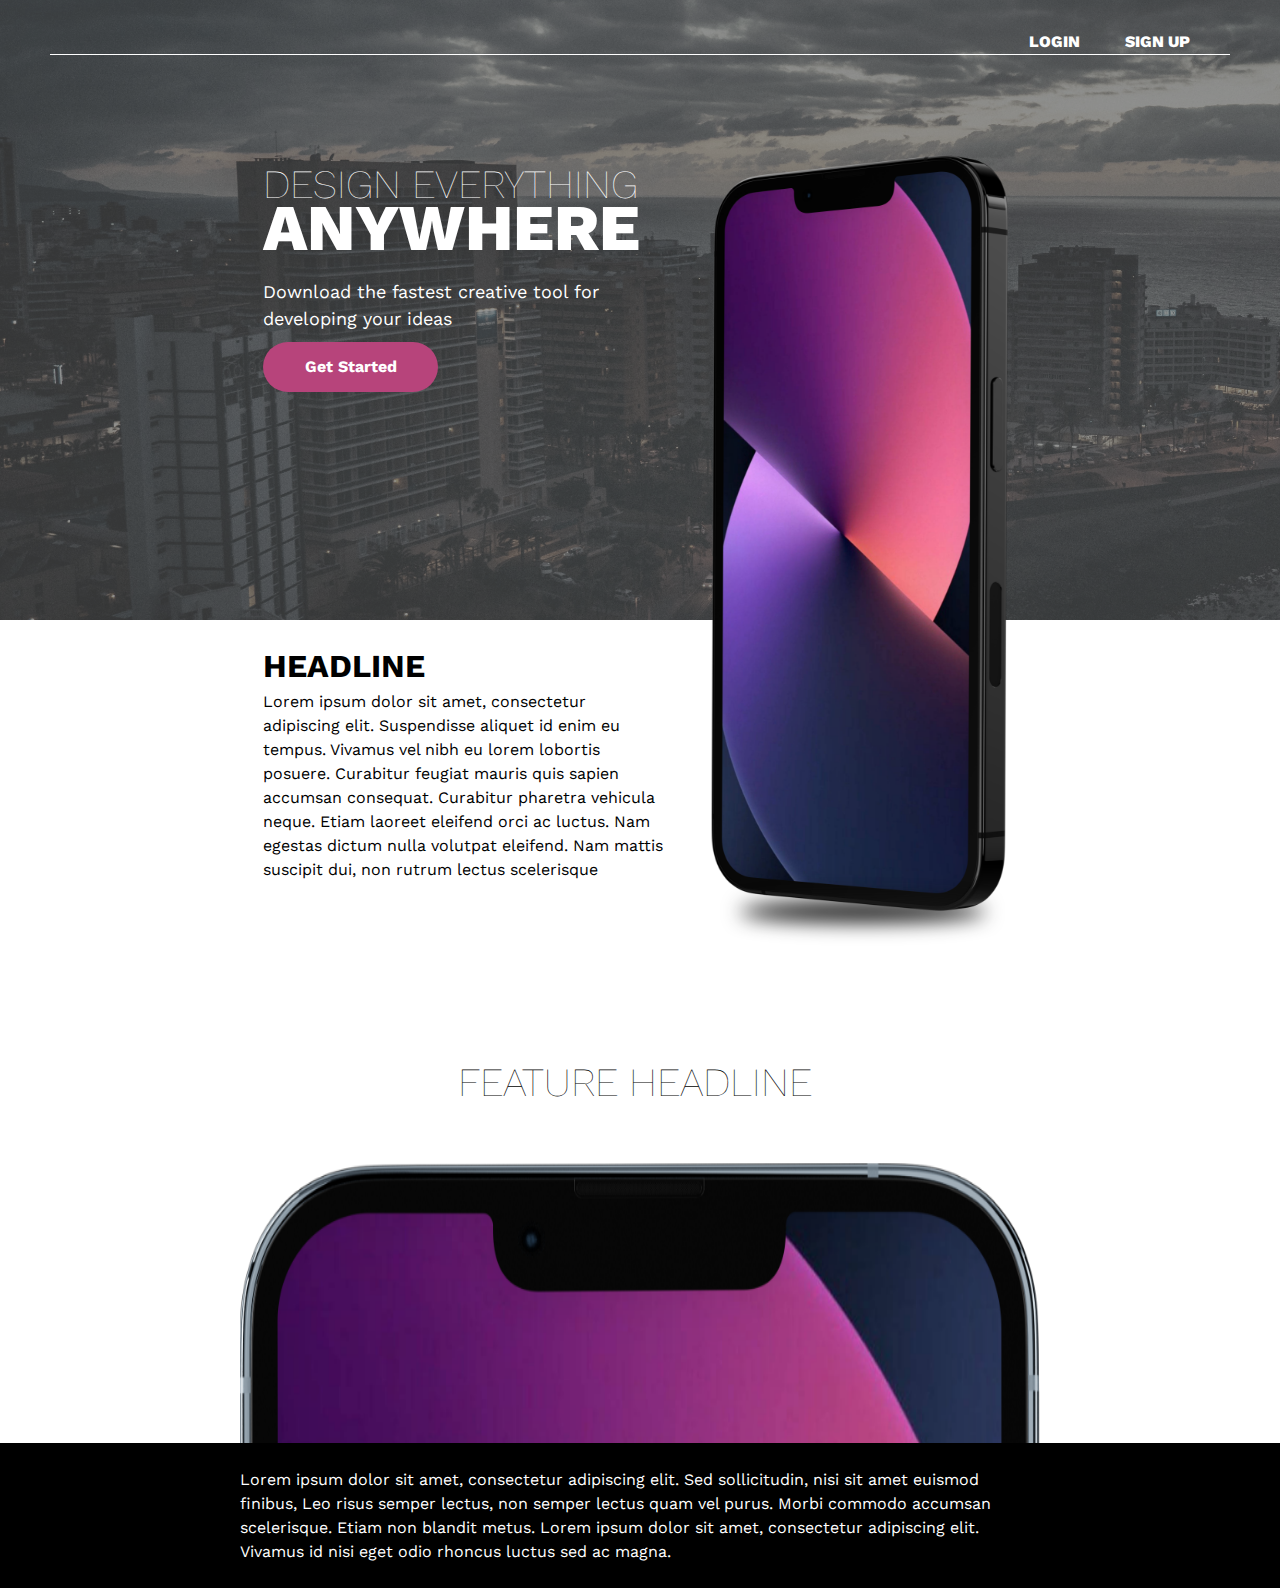
<file: wright_inclass_test/index.html>
<!doctype html>
<html lang="EN">
<head>
<meta charset="utf-8">
<title>Wright Final Test</title>
<link href="css/main.css" rel="stylesheet" type="text/css">
</head>

<body>
<header>
  <nav>
    <ul class="white">
      <li class="bold">Login</li>
      <li class="bold">Sign Up</li>
    </ul>
  </nav>
</header>
<main>
  <section>
    <div class="content">
      <div class="primary-content">
        <h1 class="thin white">Design Everything</h1>
        <h2 class="bold big white">Anywhere&nbsp;</h2>
        <p class="white regular">Download the fastest creative tool 
          for developing your ideas</p>
        <div class="btn">Get Started</div>
      </div>
      <div class="spacer">
        <div class="hero-mobile"><img src="img/hero_shot.png" alt="" width="308" height="798"></div>
      &nbsp;</div>
      <div class="secondary-content">
        <h1>HEADLINE</h1>
        <p>Lorem ipsum dolor sit amet, consectetur adipiscing elit. Suspendisse aliquet id enim eu tempus. Vivamus vel nibh eu lorem lobortis posuere. Curabitur feugiat mauris quis sapien accumsan consequat. Curabitur pharetra vehicula neque. Etiam laoreet eleifend orci ac luctus. Nam egestas dictum nulla volutpat eleifend. Nam mattis suscipit dui, non rutrum lectus scelerisque </p>
        </div>
</div>
    <figure><img src="img/hero_shot.png" alt="" width="308" height="798"> </figure>
</section>
  <section class="feature">
    <h1 class="thin">FEATURE HEADLINE&nbsp;</h1>
<img src="img/feature_lower_c.png" alt=""/> </section>
</main>
<footer>
  <div>
    <p>Lorem ipsum dolor sit amet, consectetur adipiscing elit. Sed sollicitudin, nisi sit amet euismod finibus, Leo risus semper lectus, non semper lectus quam vel purus. Morbi commodo accumsan scelerisque. Etiam non blandit metus. Lorem ipsum dolor sit amet, consectetur adipiscing elit. Vivamus id nisi eget odio rhoncus luctus sed ac magna.</p>
    <p>&nbsp;</p>
  </div>
</footer>
</body>
</html>
</file>
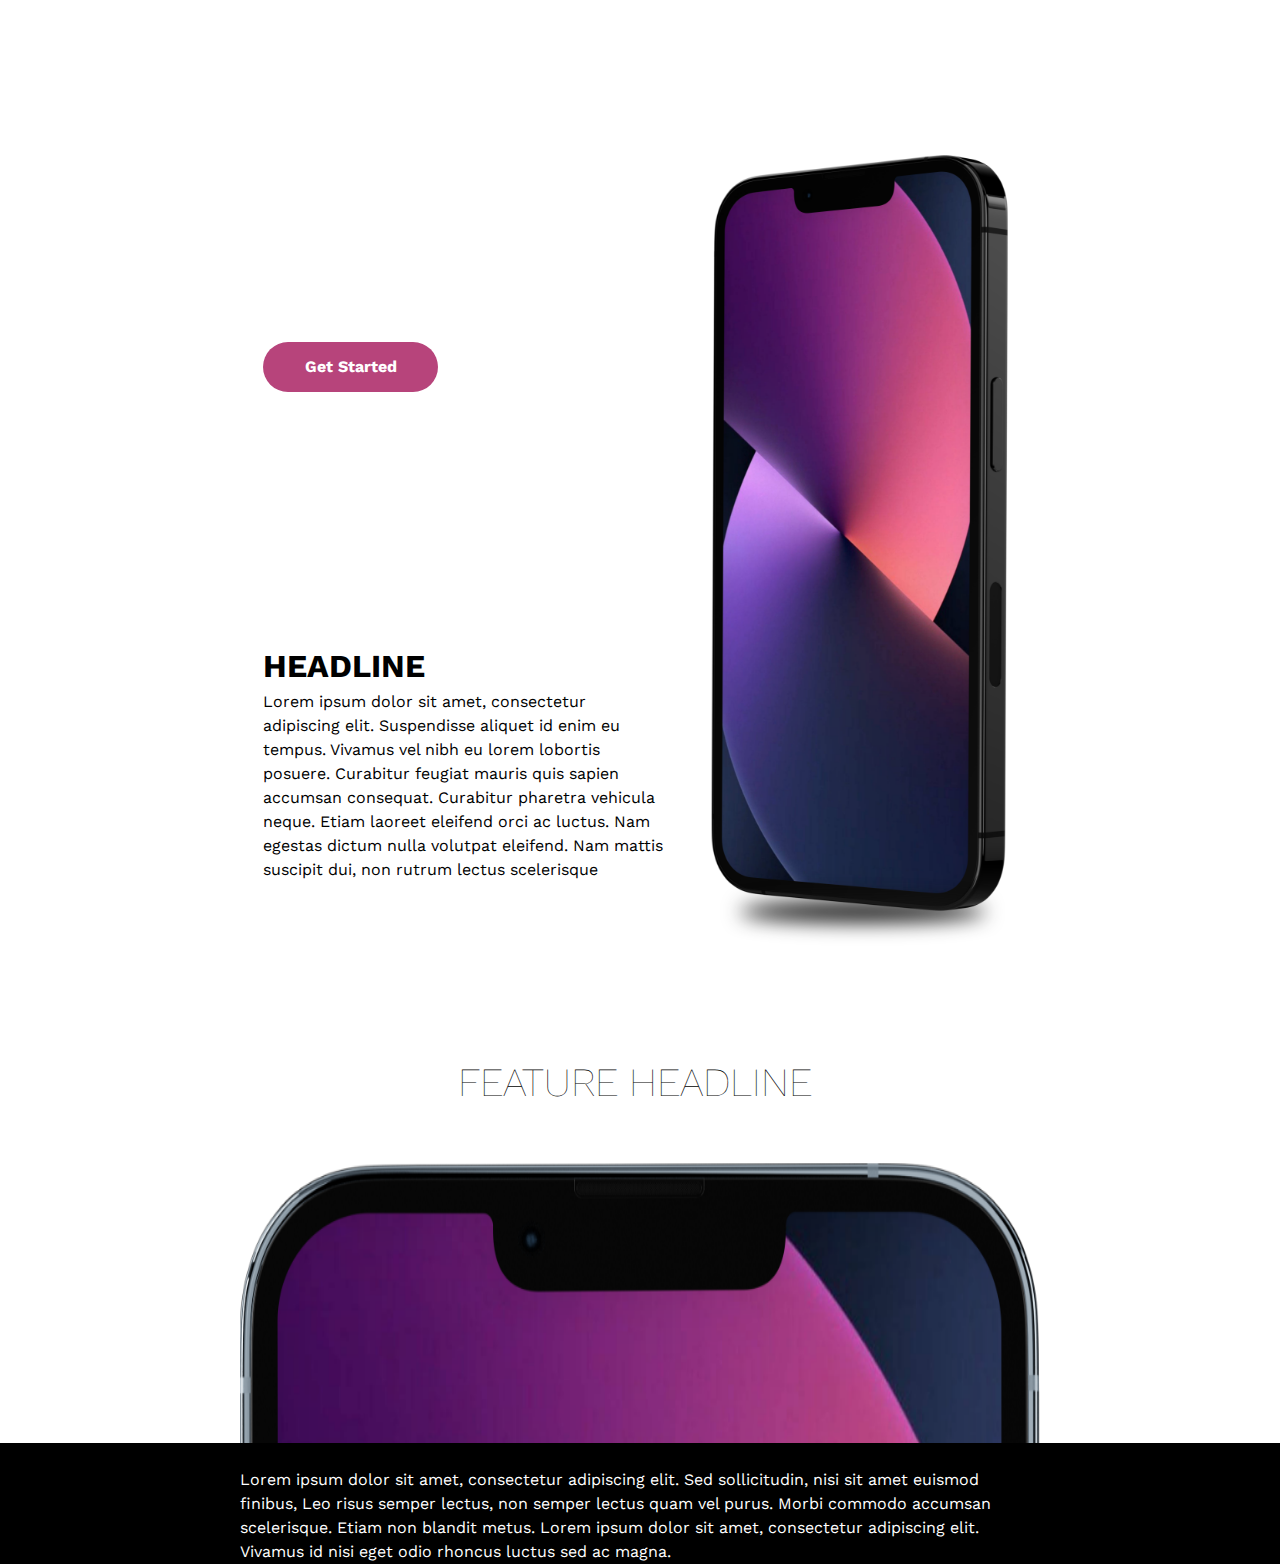
<file: inclass_test-main/wright_inclass_test/index.html>
<!doctype html>
<html lang="EN">
<head>
<meta charset="utf-8">
<title>Wright Final Test</title>
<link href="css/main.css" rel="stylesheet" type="text/css">
</head>

<body>
<header>
  <nav>
    <ul class="white">
      <li class="bold">Login</li>
      <li class="bold">Sign Up</li>
    </ul>
  </nav>
</header>
<main>
  <section class="hero-content">
    <div class="content">
      <div class="primary-content">
        <h1 class="thin white">Design Everything</h1>
        <h2 class="bold big white">Anywhere&nbsp;</h2>
        <p class="white regular">Download the fastest creative tool 
          for developing your ideas</p>
        <div class="btn">Get Started</div>
      </div>
      <div class="spacer">
        <div class="hero-mobile"><img src="img/hero_shot.png" alt="" width="308" height="798"></div>
      &nbsp;</div>
      <div class="secondary-content">
        <h1>HEADLINE</h1>
        <p>Lorem ipsum dolor sit amet, consectetur adipiscing elit. Suspendisse aliquet id enim eu tempus. Vivamus vel nibh eu lorem lobortis posuere. Curabitur feugiat mauris quis sapien accumsan consequat. Curabitur pharetra vehicula neque. Etiam laoreet eleifend orci ac luctus. Nam egestas dictum nulla volutpat eleifend. Nam mattis suscipit dui, non rutrum lectus scelerisque </p>
        </div>
</div>
    <figure class="none"><img src="img/hero_shot.png" alt="" width="308" height="798"> </figure>
</section>
  <section class="feature">
    <h1 class="thin">FEATURE HEADLINE&nbsp;</h1>
<img src="img/feature_lower_c.png" alt="" class="img-size"/> </section>
</main>
<footer>
  <div>
    <p>Lorem ipsum dolor sit amet, consectetur adipiscing elit. Sed sollicitudin, nisi sit amet euismod finibus, Leo risus semper lectus, non semper lectus quam vel purus. Morbi commodo accumsan scelerisque. Etiam non blandit metus. Lorem ipsum dolor sit amet, consectetur adipiscing elit. Vivamus id nisi eget odio rhoncus luctus sed ac magna.</p>
</div>
</footer>
</body>
</html>
</file>
<file: wright_inclass_test/css/main.css>
@import url("reset.css");
@import url('https:///fonts.googleapis.com/css2?family=Work+Sans:wght@100;200;800&display=swap');
@import url("layout.css");
</file>
<file: inclass_test-main/wright_inclass_test/css/main.css>
@import url("reset.css");
@import url('https:///fonts.googleapis.com/css2?family=Work+Sans:wght@100;200;800&display=swap');
@import url("layout.css");
</file>
